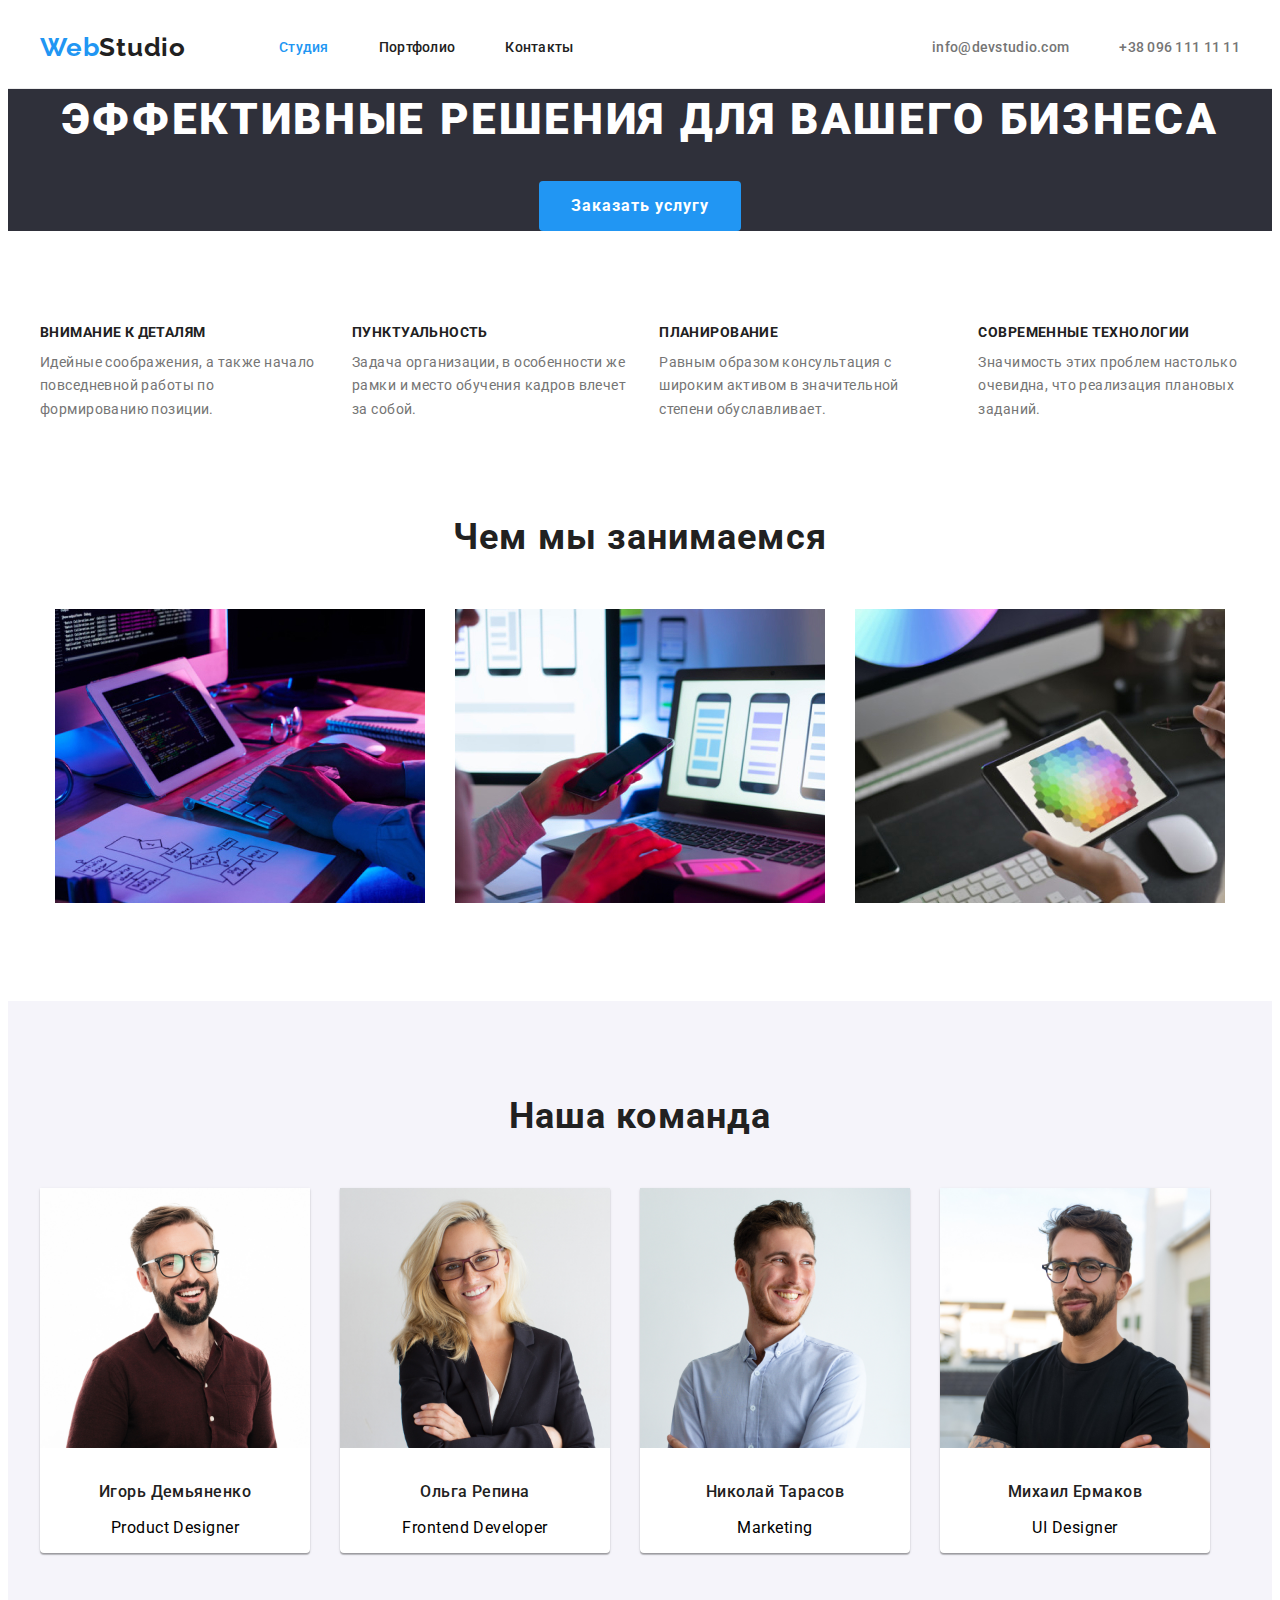
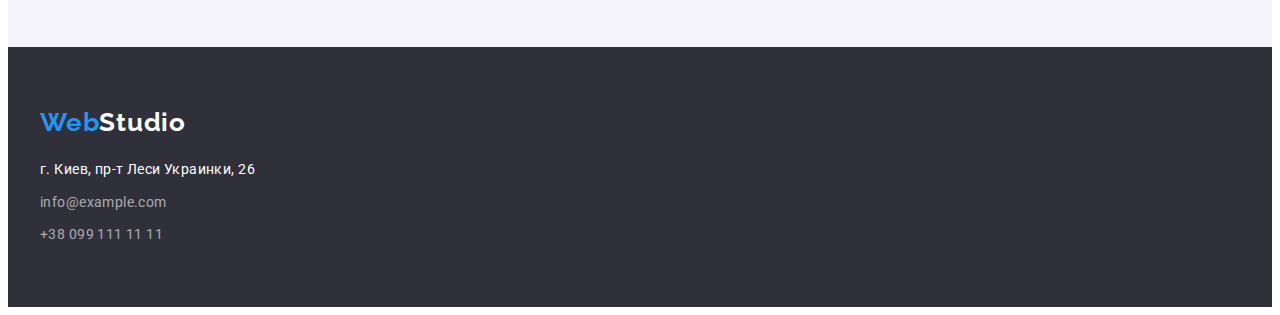
<file: index.html>
<!DOCTYPE html>
<html lang="ru">
<head>
    <link rel="preconnect" href="https://fonts.gstatic.com">
    <link href="https://fonts.googleapis.com/css2?family=Raleway:wght@700&family=Roboto:wght@400;500;700;900&display=swap"
        rel="stylesheet">
    <link rel="stylesheet" href="https://cdnjs.cloudflare.com/ajax/libs/modern-normalize/1.0.0/modern-normalize.min.css"
        integrity="sha512-ISS7cAi1PEhQ8jnbJpJZMd29NlhNj4AWYyLOSp2CE/CsHxTCu+r+t0D2yoJudVrd0/8fTVPUVDzY5Tvli75u/g=="
        crossorigin="anonymous" />
        <meta charset="UTF-8">
    <meta name="viewport" content="width=device-width, initial-scale=1.0">
    <title lang="en">WebStudio</title>
    <link rel="stylesheet" href="./css/styles.css">
</head>
<body>
   
    <!--site header-->
    <header class="header">
        <!-- main navigation-->
        <div class="main container">
            <nav class="inline">
                <a lang="en" href="/" class="logo"><span class="part-web">Web</span>Studio</a>
                <ul class="site-nav list">
                    <li><a href="./index.html" class="link" aria-current="page">Студия</a></li>
                    <li><a href="./portfolio.html" class="link" aria-current="false">Портфолио</a></li>
                    <li><a href="#" class="link">Контакты</a></li>
                </ul>
            </nav>
            <div class="contacts">
                <ul class="auth-nav list">
                    <li><a href="mailto:info@devstudio.com" class="auth-nav-link">info@devstudio.com</a></li>
                    <li><a href="tel:+380961111111" class="auth-nav-link">+38 096 111 11 11</a></li>
                </ul>
            </div>
        </div>  
    </header>
   <main>
        
        <!--hero-->
        <section class="hero">
            <div class="container">
                <h1 class="hero-title">Эффективные решения для вашего бизнеса</h1>
                <button type="button" class="hero-button">Заказать услугу</button>
            </div>
        </section>
        
        
        <!--advantages-->
        <section class="section advantages">
            <div class="container">
                <h2 class="section-title visually-hidden">Приимущества</h2>
                <ul class="features list">
                    <li>
                        <h3 class="features-title">Внимание к деталям</h3>
                        <p class="features-article">
                            Идейные соображения, а также начало повседневной работы по формированию позиции.
                        </p>
                    </li>
                    <li>
                        <h3 class="features-title">Пунктуальность</h3>
                        <p class="features-article">
                            Задача организации, в особенности же рамки и место обучения кадров влечет за собой.
                        </p>
                    </li>
                    <li>
                        <h3 class="features-title">Планирование</h3>
                        <p class="features-article">
                            Равным образом консультация с широким активом в значительной степени обуславливает.
                        </p>
                    </li>
                    <li>
                        <h3 class="features-title">Современные технологии</h3>
                        <p class="features-article">
                            Значимость этих проблем настолько очевидна, что реализация плановых заданий.
                        </p>
                    </li>
                </ul>
            </div>
            
       </section>
        
       <!--what do we do-->
       <section class="section">
            <div class="container">
                <h2 class="section-title">Чем мы занимаемся</h2>
                <ul class="examples list">
                    <li>
                        <img src="./images/img1.jpg" alt="Человек набирает код на компьютере и планшете" width="370">
                    </li>
                    <li>
                        <img src="./images/img2.jpg" alt="человек работает за ноутбуком и держит в руке телефон" width="370">
                    </li>
                    <li>
                        <img src="./images/img3.jpg" alt="человек работает на планшете" width="370">
                    </li>
                </ul>
            </div>
        </section>
        
        <!--our team-->
        <section class="our-team section">
            <div class="container">
                <h2 class="section-title">Наша команда</h2>
                <ul class="portraits list">
                    <li class="team-card">
                        <img class="portraits-image" src="./images/Ihor.jpg" alt="фото сотрудника компании Игоря" width="270">
                        <h3 class="portraits-title">Игорь Демьяненко</h3>
                        <p class="portraits-description">Product Designer</p>
                    </li>
                    <li class="team-card">
                        <img class="portraits-image" src="./images/olha.jpg" alt="фото сотрудника компании Ольги" width="270">
                        <h3 class="portraits-title">Ольга Репина</h3>
                        <p class="portraits-description">Frontend Developer</p>
                    </li>
                    <li class="team-card">
                        <img class="portraits-image" src="./images/mykola.jpg" alt="фото сотрудника компании Николая" width="270">
                        <h3 class="portraits-title">Николай Тарасов</h3>
                        <p class="portraits-description">Marketing</p>
                    </li>
                    <li class="team-card">
                        <img class="portraits-image" src="./images/myhailo.jpg" alt="фото сотрудника компании Михаила" width="270">
                        <h3 class="portraits-title">Михаил Ермаков</h3>
                        <p class="portraits-description">UI Designer</p>
                    </li>
                </ul>
            </div>
        </section>
   </main>    
    <!--footer-->
   <footer class="footer">
            <div class="container">
                <a lang="en" href="/" class="logo footer-logo"><span class="part-web">Web</span>Studio</a>
                <address class="address">
                    г. Киев, пр-т Леси Украинки, 26
                </address>
                <ul class="footer-contacts list">
                    <li><a href="mailto:info@example.com" class="footer-link">info@example.com</a></li>
                    <li><a href="tel:+380991111111" class="footer-link">+38 099 111 11 11</a></li>
                </ul>
            </div>   
    </footer>       
</body>
</html>
</file>
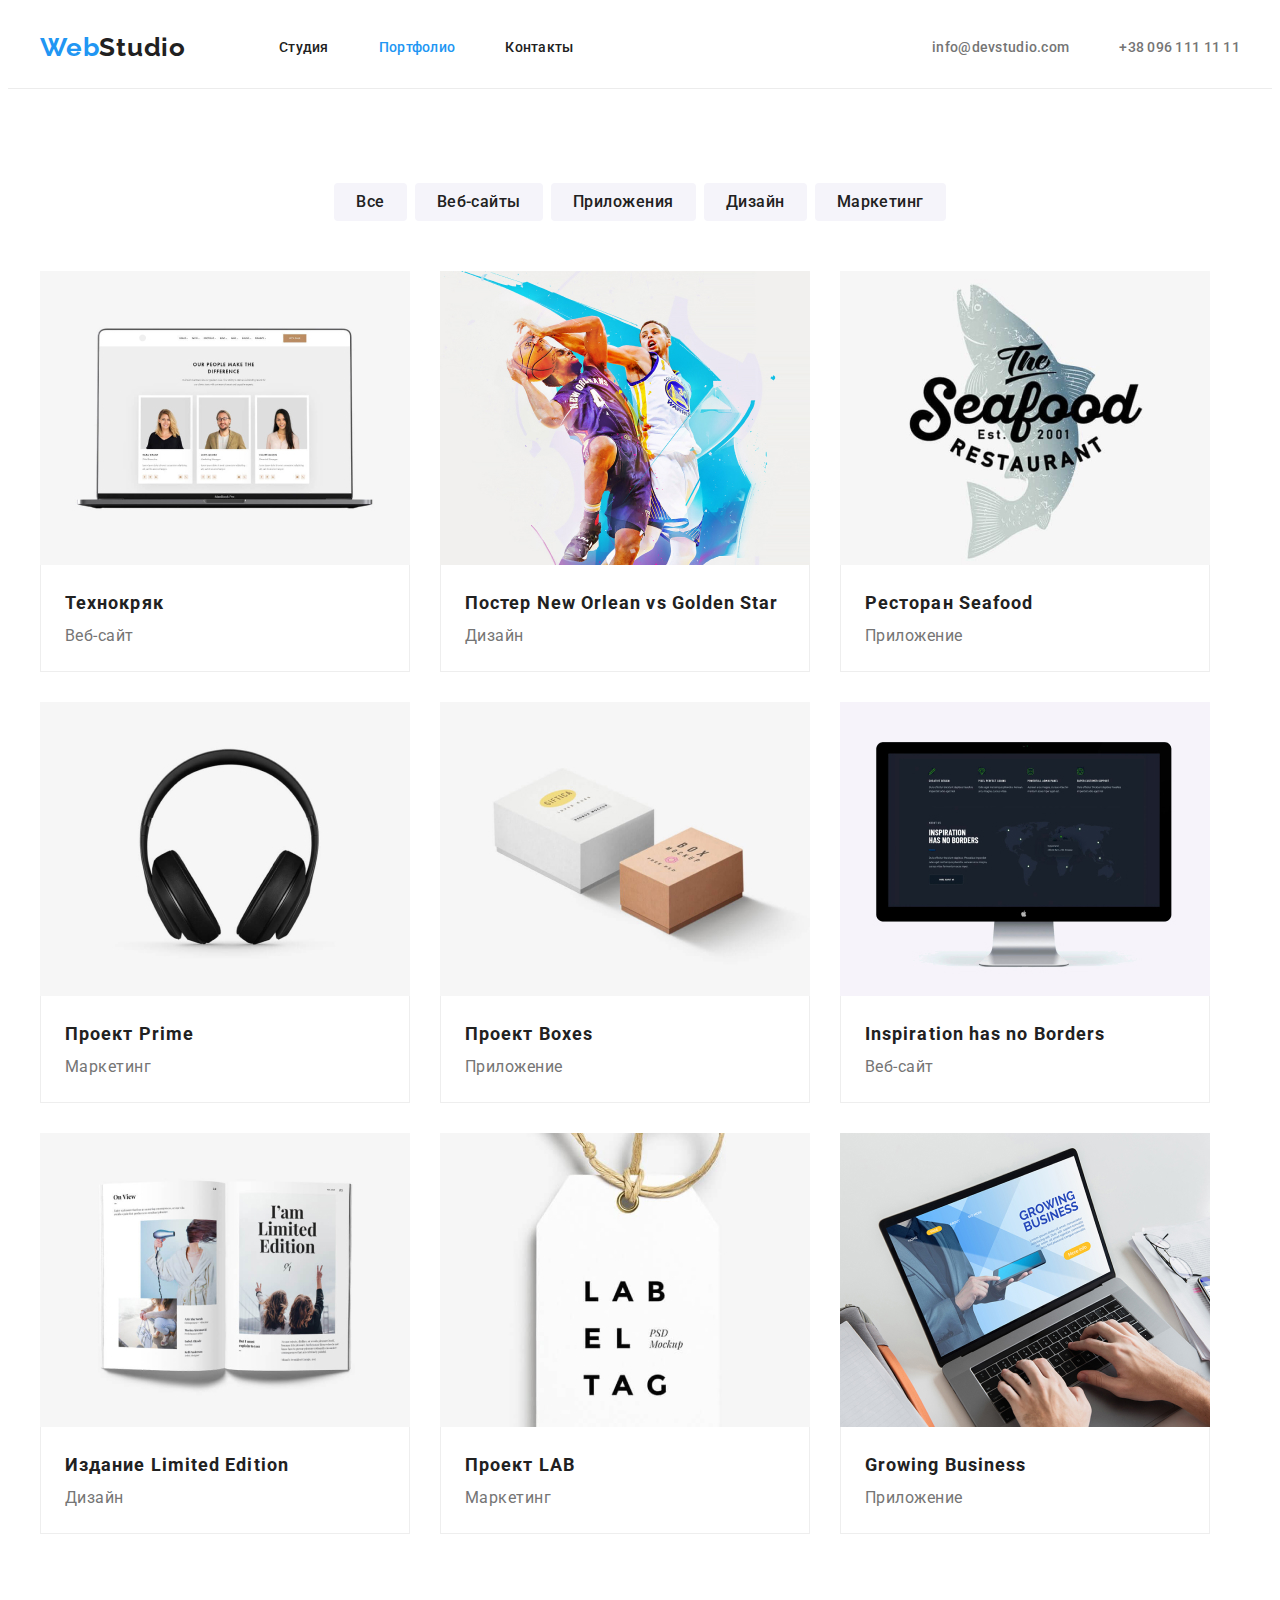
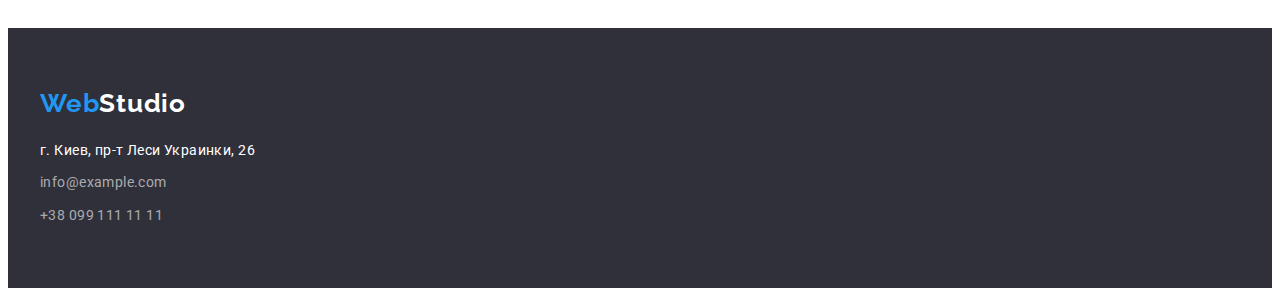
<file: portfolio.html>
<!DOCTYPE html>
<html lang="ru">
<head>
    <link rel="preconnect" href="https://fonts.gstatic.com">
    <link href="https://fonts.googleapis.com/css2?family=Raleway:wght@700&family=Roboto:wght@400;500;700;900&display=swap"
        rel="stylesheet">
    <link rel="stylesheet" href="https://cdnjs.cloudflare.com/ajax/libs/modern-normalize/1.0.0/modern-normalize.min.css"
        integrity="sha512-ISS7cAi1PEhQ8jnbJpJZMd29NlhNj4AWYyLOSp2CE/CsHxTCu+r+t0D2yoJudVrd0/8fTVPUVDzY5Tvli75u/g=="
        crossorigin="anonymous" />
    <meta charset="UTF-8">
    <meta name="viewport" content="width=device-width, initial-scale=1.0">
    <title lang="en">WebStudio</title>
    <link rel="stylesheet" href="./css/styles.css">
</head>

<body>

    <!--site header-->
    <header class="header">
        <!-- main navigation-->
        <div class="main container">
            <nav class="inline">
                <a lang="en" href="/" class="logo"><span class="part-web">Web</span>Studio</a>
                <ul class="site-nav list">
                    <li><a href="./index.html" class="link" aria-current="false">Студия</a></li>
                    <li><a href="./portfolio.html" class="link" aria-current="page">Портфолио</a></li>
                    <li><a href="#" class="link">Контакты</a></li>
                </ul>
            </nav>
            <div class="contacts">
                <ul class="auth-nav list">
                    <li><a href="mailto:info@devstudio.com" class="auth-nav-link">info@devstudio.com</a></li>
                    <li><a href="tel:+380961111111" class="auth-nav-link">+38 096 111 11 11</a></li>
                </ul>
            </div>
        </div>
    </header>
    <main>
       
        <!--filtres-->
        <section class="section">
            <div class="container">
                <h1 class="visually-hidden">Портфолио</h1>
                <ul class="categories list">
                    <li>
                        <button class="button" type="button">Все</button>
                    </li>
                    <li>
                        <button class="button" type="button">Веб-сайты</button>
                    </li>
                    <li>
                        <button class="button" type="button">Приложения</button>
                    </li>
                    <li>
                        <button class="button" type="button">Дизайн</button>
                    </li>
                    <li>
                        <button class="button" type="button">Маркетинг</button>
                    </li>
                </ul>
            </div>
           
            <!--examples-->
            <div class="container">
                <h2 class="visually-hidden">Примеры работ</h2>
                <ul class="our-projects">
                    <li class="portfolio-example list">
                        <img src="./images/technocrack.jpg" alt="Макбук с примером Веб сайта" width="100%">
                        <div class="example-description">
                            <h2 class="example-title">Технокряк</h2>
                            <p class="example-text">Веб-сайт</p>
                        </div>
                    </li>
                    <li class="portfolio-example list">
                        <img src="./images/New-Orlean-vs-Golden-Star.jpg" alt="Два баскетболиста в борьбе за мяч" width="100%">
                        <div class="example-description">
                            <h2 class="example-title">Постер New Orlean vs Golden Star</h2>
                            <p class="example-text">Дизайн</p>
                        </div>
                    </li>
                    <li class="portfolio-example list">
                        <img src="./images/seafood-restaurant.jpg" alt="логотип ресторана" width="100%">
                        <div class="example-description">
                            <h2 class="example-title">Ресторан Seafood</h2>
                            <p class="example-text">Приложение</p>
                        </div>
                    </li>
                    <li class="portfolio-example list">
                        <img src="./images/prime-project.jpg" alt="Черные наушники" width="100%">
                        <div class="example-description">
                            <h2 class="example-title">Проект Prime</h2>
                            <p class="example-text">Маркетинг</p>
                        </div>
                    </li>
                    <li class="portfolio-example list">
                        <img src="./images/boxes-project.jpg" alt="Две коробки. Одна белая другая - коричневая" width="100%">
                        <div class="example-description">
                            <h2 class="example-title">Проект Boxes</h2>
                            <p class="example-text">Приложение</p>
                        </div>
                    </li>
                    <li class="portfolio-example list">
                        <img src="./images/inspiration.jpg" alt="Монитор с примером Веб сайта на нем" width="100%">
                        <div class="example-description">
                            <h2 class="example-title">Inspiration has no Borders</h2>
                            <p class="example-text">Веб-сайт</p>
                        </div>
                    </li>
                    <li class="portfolio-example list">
                        <img src="./images/limited-edition.jpg" alt="Статья в открытом журнале" width="100%">
                        <div class="example-description">
                            <h2 class="example-title">Издание Limited Edition</h2>
                            <p class="example-text">Дизайн</p>
                        </div>
                    </li>
                    <li class="portfolio-example list">
                        <img src="./images/lab-project.jpg" alt="Логотип на бирке" width="100%">
                        <div class="example-description">
                            <h2 class="example-title">Проект LAB</h2>
                            <p class="example-text">Маркетинг</p>
                        </div>
                    </li>
                    <li class="portfolio-example list">
                        <img src="./images/growin-business.jpg" alt="Человек работает за ноутбуком" width="100%">
                        <div class="example-description">
                            <h2 class="example-title">Growing Business</h2>
                            <p class="example-text">Приложение</p>
                        </div>
                    </li>
                </ul>
            </div>
        </section>
    </main>
   
    <!--footer-->
    <footer class="footer">
        <div class="container">
            <a lang="en" href="/" class="logo footer-logo"><span class="part-web">Web</span>Studio</a>
            <address class="address">
                г. Киев, пр-т Леси Украинки, 26
            </address>
            <ul class="footer-contacts list">
                <li><a href="mailto:info@example.com" class="footer-link">info@example.com</a></li>
                <li><a href="tel:+380991111111" class="footer-link">+38 099 111 11 11</a></li>
            </ul>
        </div>
    </footer>
</body>

</html>
</file>
<file: css/styles.css>
:root {
  --primary-text-colour: #757575;
  --secondary-text-colour: #212121;
  --title-text-colour: #212121;
  --accent: #2196f3;
  --hero-footer-colour: #2f303a;
  --main-white: #ffffff;
  --footer-link-colour: rgba(255, 255, 255, 0.6);
  --secondary-background-colour: #f5f4fa;

  --secondary-font-family: Raleway, sans-serif;
  --primary-text-weight: 400;
  --primary-text-size: 14px;
  --secondary-text-size: 16px;
}
body {
  background-color: var(--primary-bcg-colour);
  font-family: Roboto, sans-serif;
  font-style: normal;
}
h1,
h2,
h3,
h4,
h5,
h6 {
  color: var(--secondary-text-colour);
  margin-top: 0px;
  margin-bottom: 0px;
}

ul {
  padding-inline-start: 0px;
}
.list {
  list-style: none;
  padding-inline-start: 0px;
  margin-top: 0px;
  margin-bottom: 0px;
}

.header {
  background-color: var(--main-white);
  border-bottom: 1px solid #ececec;
}

/*common*/
.visually-hidden {
  position: absolute;
  clip: rect(0 0 0 0);
  width: 1px;
  height: 1px;
  margin: -1px;
}

.container {
  width: 1200px;
  padding-left: 15px;
  padding-right: 15px;
  margin-left: auto;
  margin-right: auto;
}
/* site nav*/
.main {
  display: flex;
  align-items: center;
}

.inline {
  display: flex;
}

.logo {
  color: var(--secondary-text-colour);
  text-decoration: none;
  font-family: var(--secondary-font-family);
  font-weight: 700;
  font-size: 26px;
  line-height: 1.2;
  letter-spacing: 0.03em;

  display: block;
  margin-right: 93px;
  padding-top: 24px;
  padding-bottom: 25px;
}

.part-web {
  color: var(--accent);
}

.site-nav {
  display: flex;
  align-items: center;
}

.site-nav li:not(:last-child) {
  margin-right: 50px;
}

.site-nav .link {
  color: var(--secondary-text-colour);
  text-decoration: none;
  font-weight: 500;
  font-size: var(--primary-text-size);
  line-height: 1.1;
  letter-spacing: 0.02em;

  display: block;
  padding-top: 32px;
  padding-bottom: 32px;
}

.site-nav .link:hover,
.site-nav .link:focus {
  color: var(--accent);
}

[aria-current]:not([aria-current="false"]) {
  color: var(--accent);
}

.contacts {
  margin-left: auto;
}

.auth-nav {
  display: flex;
  align-items: center;
}

.auth-nav li:not(:last-child) {
  margin-right: 50px;
}

.auth-nav-link:focus,
.auth-nav-link:hover {
  color: var(--accent);
}

.auth-nav-link {
  color: var(--primary-text-colour);

  text-decoration: none;
  font-weight: 500;
  font-size: var(--primary-text-size);
  line-height: 1.1;
  letter-spacing: 0.02em;

  display: block;
  padding-top: 32px;
  padding-bottom: 32px;
}
/* hero */

.hero {
  background-color: var(--hero-footer-colour);
}
.hero-title {
  color: var(--main-white);
  font-weight: 900;
  font-size: 44px;
  line-height: 1.4;
  text-align: center;
  letter-spacing: 0.06em;
  text-transform: uppercase;

  margin-bottom: 30px;
}
.hero-button {
  background-color: var(--accent);
  color: var(--main-white);

  font-family: inherit;
  font-style: inherit;
  font-weight: 700;
  font-size: var(--secondary-text-size);
  line-height: 1.9;
  align-items: center;
  text-align: center;
  letter-spacing: 0.06em;

  border-style: unset;
  border-radius: 4px;
  padding: 10px 32px;
  display: block;
  cursor: pointer;

  margin: auto;
}
/* section */
.section {
  padding-top: 94px;
  padding-bottom: 94px;
}
.advantages {
  padding-bottom: 0;
}
.section-title {
  font-weight: 700;
  font-size: 36px;
  line-height: 1.2;
  text-align: center;
  letter-spacing: 0.03em;

  margin-bottom: 50px;
}
.features-title {
  font-weight: 700;
  font-size: var(--primary-text-size);
  line-height: 1.1;
  letter-spacing: 0.03em;
  text-transform: uppercase;

  margin-bottom: 10px;
}

.features {
  display: flex;
  justify-content: center;
}

.features li:not(:last-child) {
  margin-right: 30px;
}

.features-article {
  font-weight: var(--primary-text-weight);
  font-size: var(--primary-text-size);
  line-height: 1.7;
  letter-spacing: 0.03em;
  color: var(--primary-text-colour);

  margin-top: 0px;
  margin-bottom: 0px;
}

.portraits-image {
  margin-bottom: 30px;
}
.portraits-title {
  font-weight: 500;
  font-size: var(--secondary-text-size);
  line-height: 1.2;
  text-align: center;
  letter-spacing: 0.03em;

  margin-bottom: 10px;
}
.portraits-description {
  font-size: var(--secondary-text-size);
  line-height: 1.2;
  text-align: center;
  letter-spacing: 0.03em;
}
.button {
  color: var(--secondary-text-colour);
  background: var(--secondary-background-colour);

  font-family: inherit;
  font-style: inherit;
  font-weight: 500;
  font-size: var(--secondary-text-size);
  line-height: 1.6;
  text-align: center;
  letter-spacing: 0.03em;

  border-style: unset;
  border-radius: 4px;
  padding: 6px 22px;
  display: block;
  margin: auto;
  cursor: pointer;
}
.button:focus,
.button:hover {
  color: var(--main-white);
  background-color: var(--accent);
}
.example-title {
  font-weight: 700;
  font-size: 18px;
  line-height: 2;
  letter-spacing: 0.06em;
}
.example-text {
  font-style: normal;
  font-weight: normal;
  font-size: var(--secondary-text-size);
  line-height: 1.87;
  letter-spacing: 0.03em;
  color: var(--primary-text-colour);

  margin: 0;
}

.example-description {
  padding: 20px 24px;
  border: 1px solid #eeeeee;
  border-top: none;
}
.examples {
  display: flex;
  justify-content: center;
}

.examples li:not(:last-child) {
  margin-right: 30px;
}

.our-team {
  background-color: var(--secondary-background-colour);
}
.team-card {
  background: var(--main-white);
  box-shadow: 0px 1px 3px rgba(0, 0, 0, 0.12), 0px 1px 1px rgba(0, 0, 0, 0.14),
    0px 2px 1px rgba(0, 0, 0, 0.2);
  border-radius: 0px 0px 4px 4px;
}
.portraits {
  display: flex;
  align-items: center;
}

.portraits li:not(:last-child) {
  margin-right: 30px;
}

.categories {
  display: flex;
  justify-content: center;
  margin-bottom: 50px;
}
.categories li:not(:last-child) {
  margin-right: 8px;
}
.our-projects {
  display: flex;
  flex-wrap: wrap;
  margin: 0;
}
.portfolio-example img {
  display: block;
}
.portfolio-example {
  width: 370px;
  background: var(--main-white);
}
.portfolio-example:not(:nth-child(3n)) {
  margin-right: 30px;
}
.portfolio-example:not(:nth-last-child(-n + 3)) {
  margin-bottom: 30px;
}

/*footer*/
.footer {
  background-color: var(--hero-footer-colour);
  padding-top: 60px;
  padding-bottom: 60px;
}

.footer-logo {
  color: var(--main-white);

  margin-bottom: 20px;
  margin-right: 0;
  padding: 0;
}
.address {
  color: var(--main-white);

  font-weight: var(--primary-text-weight);
  font-size: var(--primary-text-size);
  line-height: 1.7;
  letter-spacing: 0.03em;
  font-style: inherit;

  margin-bottom: 9px;
}
.footer-contacts li:not(:last-child) {
  margin-bottom: 9px;
}

.footer-link {
  color: var(--footer-link-colour);

  text-decoration: none;
  font-weight: var(--primary-text-weight);
  font-size: var(--primary-text-size);
  line-height: 1.7;
  letter-spacing: 0.03em;
}
</file>
